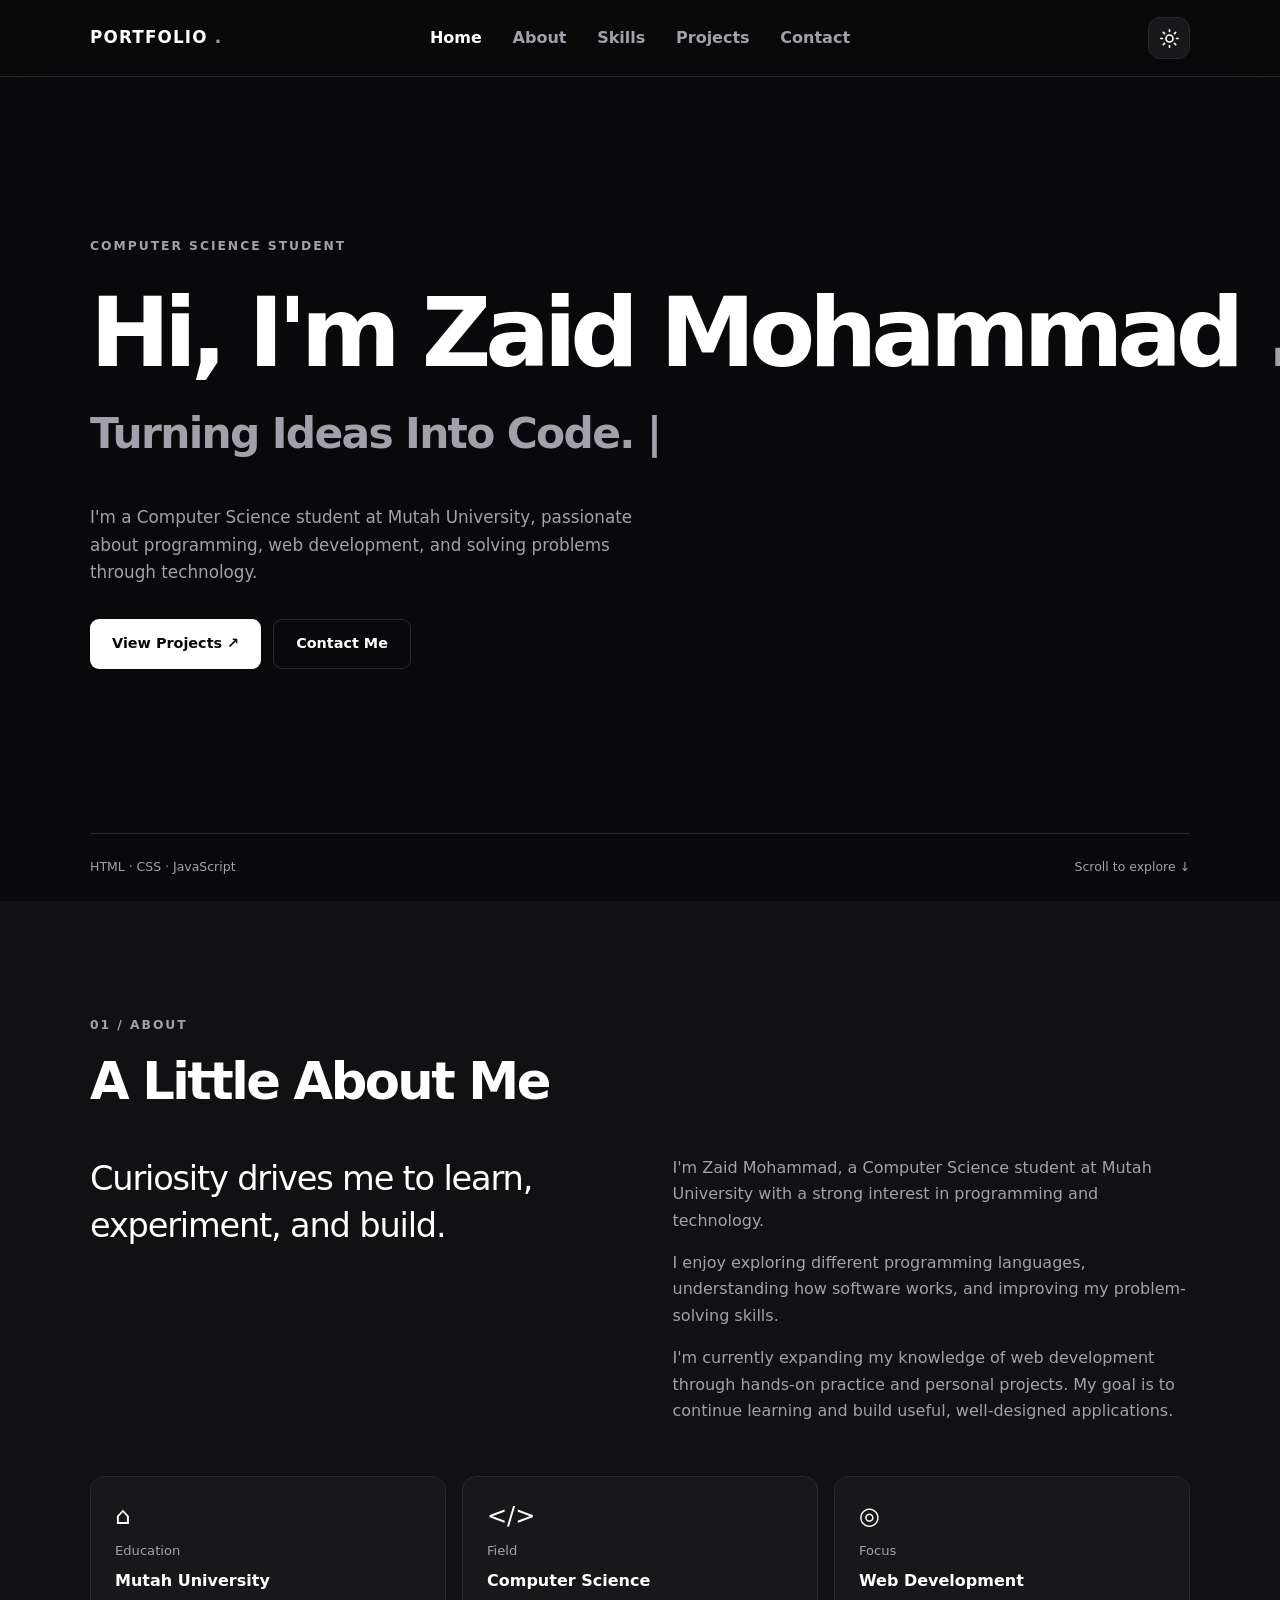
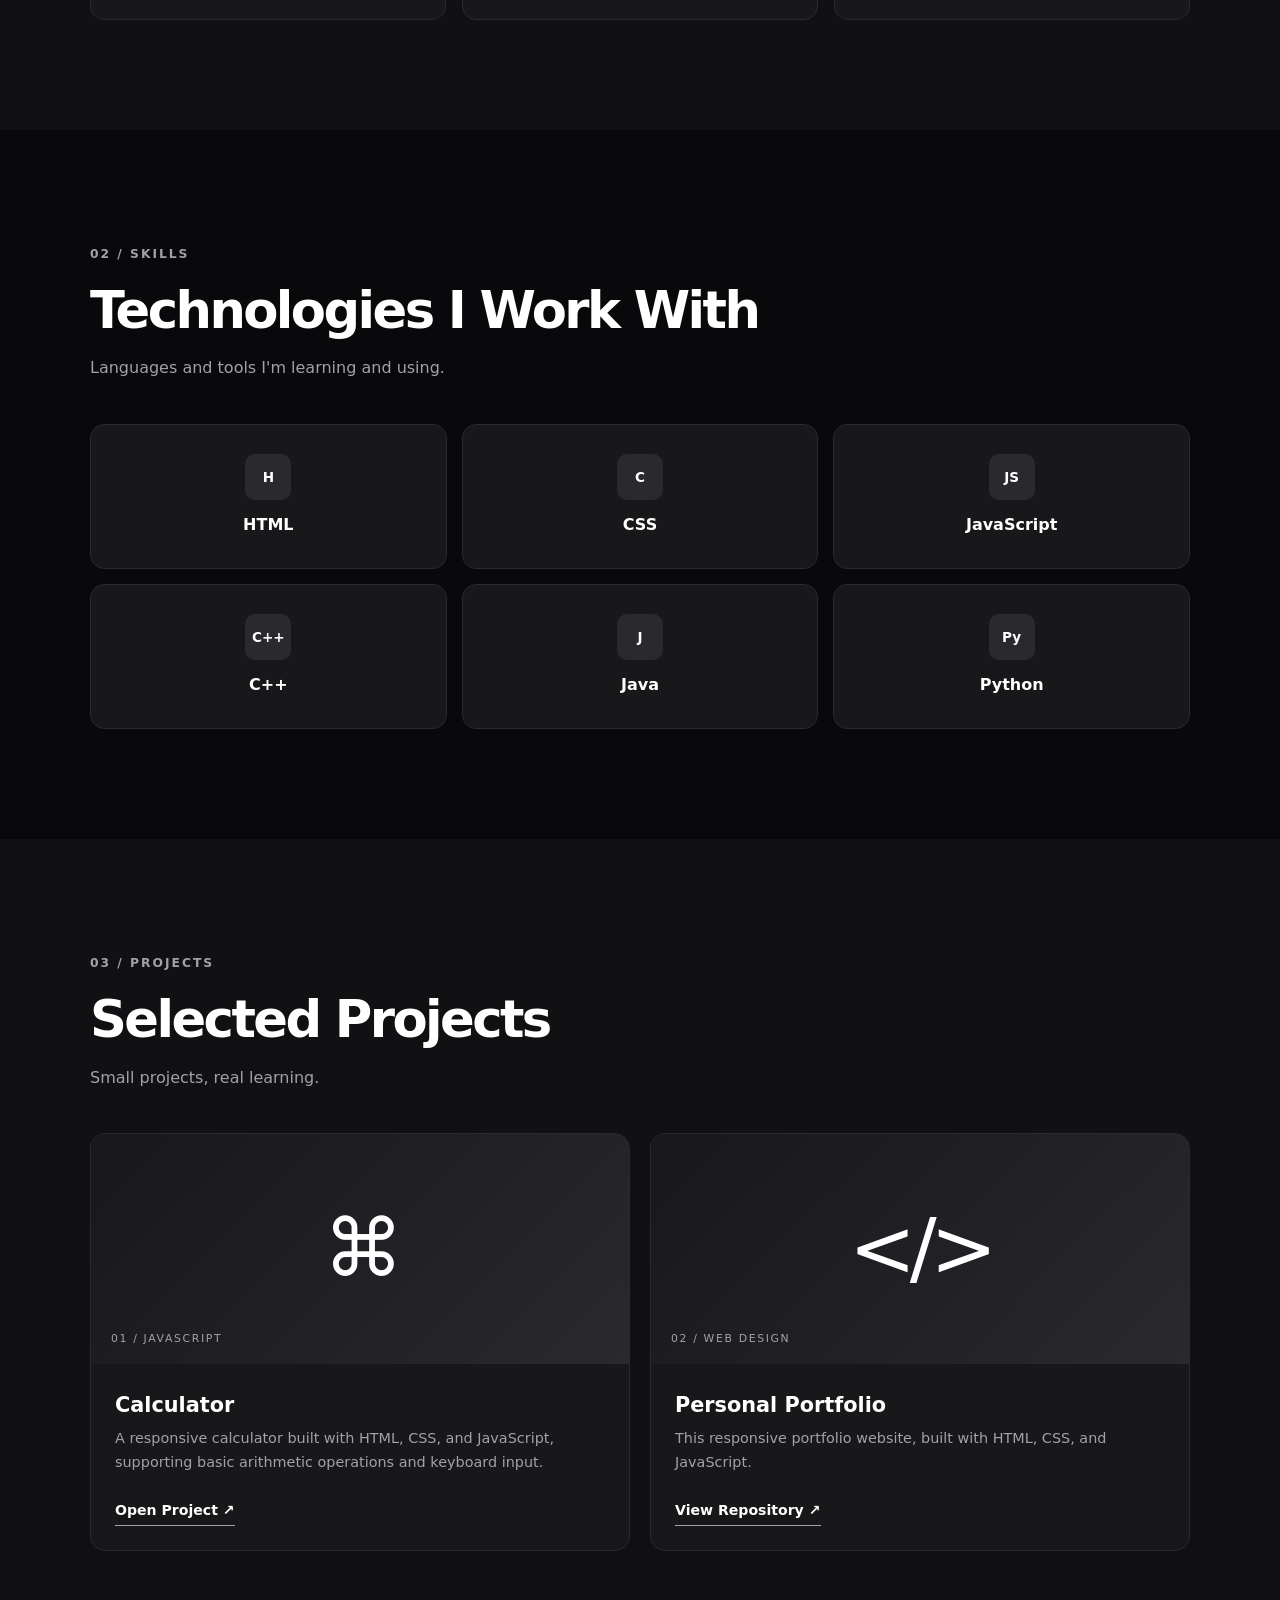
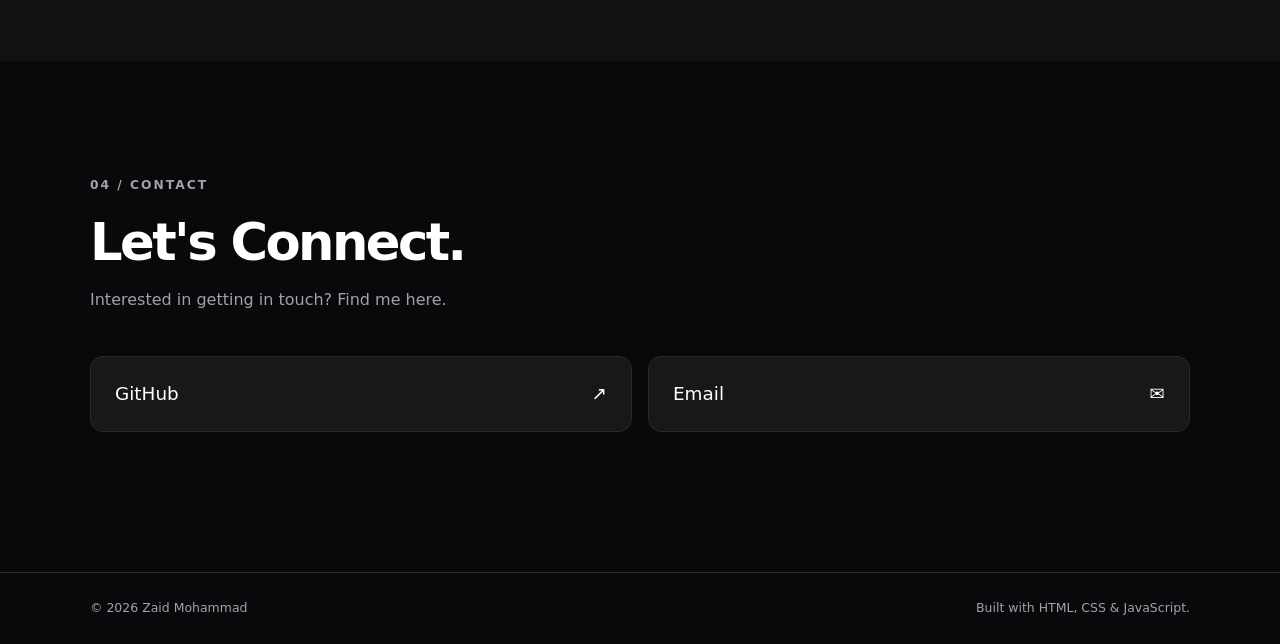
<file: index.html>
<!DOCTYPE html>
<html dir="ltr" lang="en">
 <head>
  <meta charset="utf-8"/>
  <meta content="width=device-width, initial-scale=1" name="viewport"/>
  <meta content="Personal portfolio of Zaid Mohammad, a Computer Science student at Mutah University." name="description"/>
  <title>
   Zaid Mohammad | Portfolio
  </title>
  <script>
   try{document.documentElement.dataset.theme=localStorage.getItem('portfolio-theme')||'dark';document.documentElement.dir='ltr'}catch(e){document.documentElement.dataset.theme='dark'}
  </script>
  <link href="./css/style.css" rel="stylesheet"/>
  <script defer="" src="./js/main.js">
  </script>
 </head>
 <body>
  <header class="site-header">
   <nav aria-label="Main navigation" class="nav container">
    <a class="brand" href="./index.html">
     PORTFOLIO
     <span class="dot">
      .
     </span>
    </a>
    <button aria-expanded="false" aria-label="Toggle navigation" class="menu-toggle" type="button">
     ☰
    </button>
    <div class="nav-links" id="navLinks">
     <a href="#home">
      Home
     </a>
     <a href="#about">
      About
     </a>
     <a href="#skills">
      Skills
     </a>
     <a href="#projects">
      Projects
     </a>
     <a href="#contact">
      Contact
     </a>
    </div>
    <div class="nav-actions">
     <button aria-label="Switch color theme" class="icon-button theme-button" type="button">
      <svg aria-hidden="true" class="theme-icon theme-icon-sun" fill="none" stroke="currentColor" stroke-linecap="round" stroke-linejoin="round" stroke-width="1.9" viewbox="0 0 24 24">
       <circle cx="12" cy="12" r="4">
       </circle>
       <path d="M12 2v2M12 20v2M4.93 4.93l1.42 1.42M17.65 17.65l1.42 1.42M2 12h2M20 12h2M4.93 19.07l1.42-1.42M17.65 6.35l1.42-1.42">
       </path>
      </svg>
      <svg aria-hidden="true" class="theme-icon theme-icon-moon" fill="none" stroke="currentColor" stroke-linecap="round" stroke-linejoin="round" stroke-width="1.8" viewbox="0 0 24 24">
       <path d="M20.5 14.8A9 9 0 1 1 9.2 3.5A7 7 0 0 0 20.5 14.8Z">
       </path>
      </svg>
     </button>
    </div>
   </nav>
  </header>
  <main>
   <section class="hero container" id="home">
    <div class="hero-inner">
     <span class="eyebrow">
      COMPUTER SCIENCE STUDENT
     </span>
     <h1 class="hero-title">
      <span class="hero-greeting">
       Hi, I'm
      </span>
      <span class="name">
       Zaid Mohammad
      </span>
      <span class="dot">
       .
      </span>
     </h1>
     <h2 class="typing-line">
      <span data-en="Turning Ideas Into Code." id="typingText">
       Turning Ideas Into Code.
      </span>
      <span aria-hidden="true" class="cursor">
       |
      </span>
     </h2>
     <p class="lead">
      I'm a Computer Science student at Mutah University, passionate about programming, web development, and solving problems through technology.
     </p>
     <div class="hero-buttons">
      <a class="btn btn-primary" href="#projects">
       View Projects ↗
      </a>
      <a class="btn btn-outline" href="#contact">
       Contact Me
      </a>
     </div>
    </div>
    <div class="hero-bottom">
     <span>
      HTML · CSS · JavaScript
     </span>
     <a href="#about">
      Scroll to explore ↓
     </a>
    </div>
   </section>
   <section class="section section-alt" id="about">
    <div class="container reveal">
     <div class="section-head">
      <span class="section-index">
       01 / ABOUT
      </span>
      <h2>
       A Little About Me
      </h2>
     </div>
     <div class="about-layout">
      <p class="large-copy">
       Curiosity drives me to learn, experiment, and build.
      </p>
      <div class="body-copy">
       <p>
        I'm Zaid Mohammad, a Computer Science student at Mutah University with a strong interest in programming and technology.
       </p>
       <p>
        I enjoy exploring different programming languages, understanding how software works, and improving my problem-solving skills.
       </p>
       <p>
        I'm currently expanding my knowledge of web development through hands-on practice and personal projects. My goal is to continue learning and build useful, well-designed applications.
       </p>
      </div>
     </div>
     <div class="about-facts">
      <a aria-label="Visit Mutah University official website" class="fact-card" href="https://www.mutah.edu.jo/" rel="noopener noreferrer" target="_blank">
       <span aria-hidden="true" class="fact-icon">
        ⌂
       </span>
       <span class="fact-label">
        Education
       </span>
       <strong>
        Mutah University
       </strong>
      </a>
      <div class="fact-card">
       <span aria-hidden="true" class="fact-icon">
        &lt;/&gt;
       </span>
       <span class="fact-label">
        Field
       </span>
       <strong>
        Computer Science
       </strong>
      </div>
      <div class="fact-card">
       <span aria-hidden="true" class="fact-icon">
        ◎
       </span>
       <span class="fact-label">
        Focus
       </span>
       <strong>
        Web Development
       </strong>
      </div>
     </div>
    </div>
   </section>
   <section class="section" id="skills">
    <div class="container reveal">
     <div class="section-head">
      <span class="section-index">
       02 / SKILLS
      </span>
      <h2>
       Technologies I Work With
      </h2>
      <p>
       Languages and tools I'm learning and using.
      </p>
     </div>
     <div class="skills-grid">
      <a aria-label="Learn HTML on W3Schools" class="skill-card" href="https://www.w3schools.com/html/" rel="noopener noreferrer" target="_blank">
       <span class="skill-symbol">
        H
       </span>
       <span>
        HTML
       </span>
      </a>
      <a aria-label="Learn CSS on W3Schools" class="skill-card" href="https://www.w3schools.com/css/" rel="noopener noreferrer" target="_blank">
       <span class="skill-symbol">
        C
       </span>
       <span>
        CSS
       </span>
      </a>
      <a aria-label="Learn JavaScript on W3Schools" class="skill-card" href="https://www.w3schools.com/js/" rel="noopener noreferrer" target="_blank">
       <span class="skill-symbol">
        JS
       </span>
       <span>
        JavaScript
       </span>
      </a>
      <a aria-label="Learn C++ on W3Schools" class="skill-card" href="https://www.w3schools.com/cpp/" rel="noopener noreferrer" target="_blank">
       <span class="skill-symbol">
        C++
       </span>
       <span>
        C++
       </span>
      </a>
      <a aria-label="Learn Java on W3Schools" class="skill-card" href="https://www.w3schools.com/java/" rel="noopener noreferrer" target="_blank">
       <span class="skill-symbol">
        J
       </span>
       <span>
        Java
       </span>
      </a>
      <a aria-label="Learn Python on W3Schools" class="skill-card" href="https://www.w3schools.com/python/" rel="noopener noreferrer" target="_blank">
       <span class="skill-symbol">
        Py
       </span>
       <span>
        Python
       </span>
      </a>
     </div>
    </div>
   </section>
   <section class="section section-alt" id="projects">
    <div class="container reveal">
     <div class="section-head">
      <span class="section-index">
       03 / PROJECTS
      </span>
      <h2>
       Selected Projects
      </h2>
      <p>
       Small projects, real learning.
      </p>
     </div>
     <div class="project-grid">
      <article class="project-card">
       <div class="project-visual">
        <span class="visual-icon">
         ⌘
        </span>
        <span class="visual-caption">
         01 / JAVASCRIPT
        </span>
       </div>
       <div class="project-info">
        <div>
         <h3>
          Calculator
         </h3>
         <p>
          A responsive calculator built with HTML, CSS, and JavaScript, supporting basic arithmetic operations and keyboard input.
         </p>
        </div>
        <a class="project-link" href="./calculator.html">
         Open Project ↗
        </a>
       </div>
      </article>
      <article class="project-card">
       <div class="project-visual portfolio-visual">
        <span class="visual-icon">
         &lt;/&gt;
        </span>
        <span class="visual-caption">
         02 / WEB DESIGN
        </span>
       </div>
       <div class="project-info">
        <div>
         <h3>
          Personal Portfolio
         </h3>
         <p>
          This responsive portfolio website, built with HTML, CSS, and JavaScript.
         </p>
        </div>
        <a aria-label="View Personal Portfolio repository on GitHub" class="project-link" href="https://github.com/ZaidDwagrh/personal-portfolio" rel="noopener noreferrer" target="_blank">
         View Repository ↗
        </a>
       </div>
      </article>
     </div>
    </div>
   </section>
   <section class="section contact-section" id="contact">
    <div class="container reveal">
     <div class="section-head">
      <span class="section-index">
       04 / CONTACT
      </span>
      <h2>
       Let's Connect.
      </h2>
      <p>
       Interested in getting in touch? Find me here.
      </p>
     </div>
     <div class="contact-links">
      <a class="contact-link" href="https://github.com/ZaidDwagrh" rel="noopener noreferrer" target="_blank">
       <span>
        GitHub
       </span>
       <span aria-hidden="true">
        ↗
       </span>
      </a>
      <a aria-label="Send email to Zaid Mohammad using Gmail" class="contact-link" href="https://mail.google.com/mail/?view=cm&amp;fs=1&amp;to=dw4ghreh%40gmail.com" rel="noopener noreferrer" target="_blank">
       <span>
        Email
       </span>
       <span aria-hidden="true">
        ✉
       </span>
      </a>
     </div>
    </div>
   </section>
  </main>
  <footer class="footer">
   <div class="container footer-inner">
    <span>
     ©
     <span id="year">
     </span>
     <span class="footer-name">
      Zaid Mohammad
     </span>
    </span>
    <span>
     Built with HTML, CSS &amp; JavaScript.
    </span>
   </div>
  </footer>
 </body>
</html>
</file>
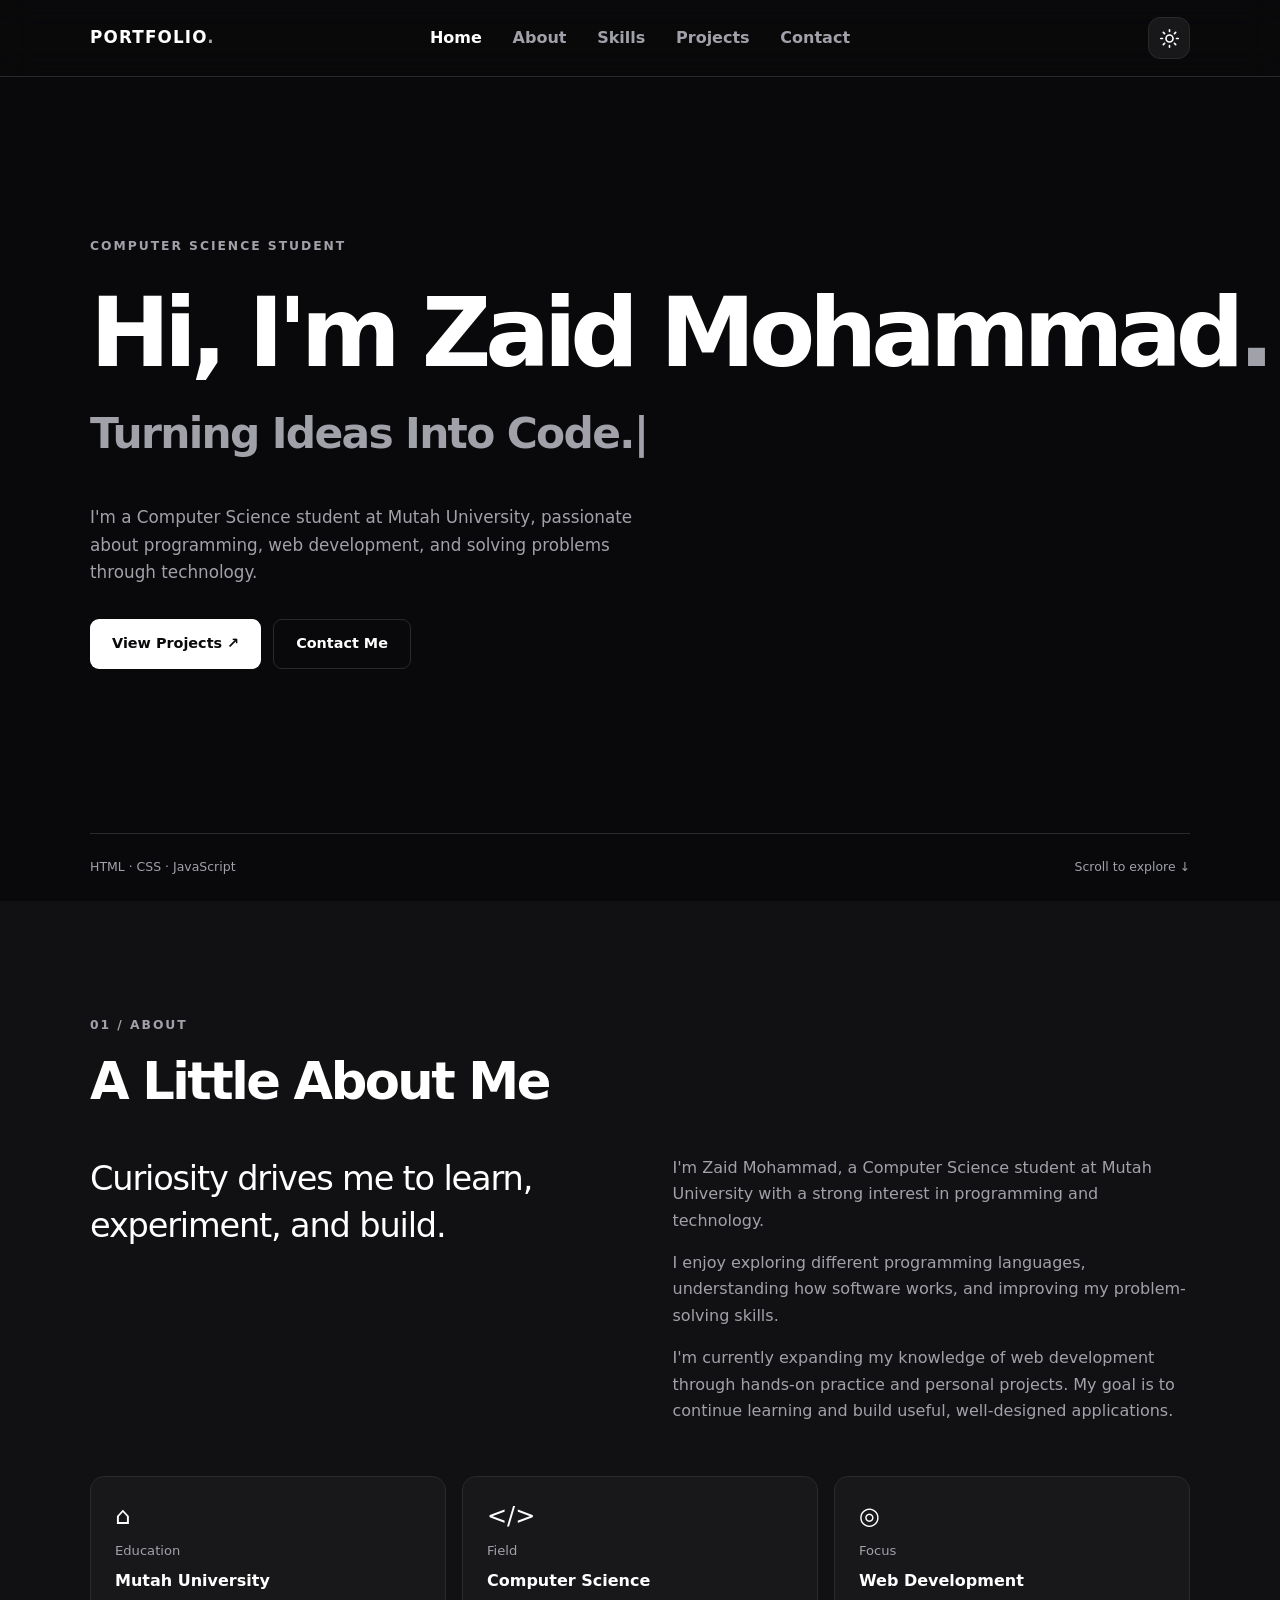
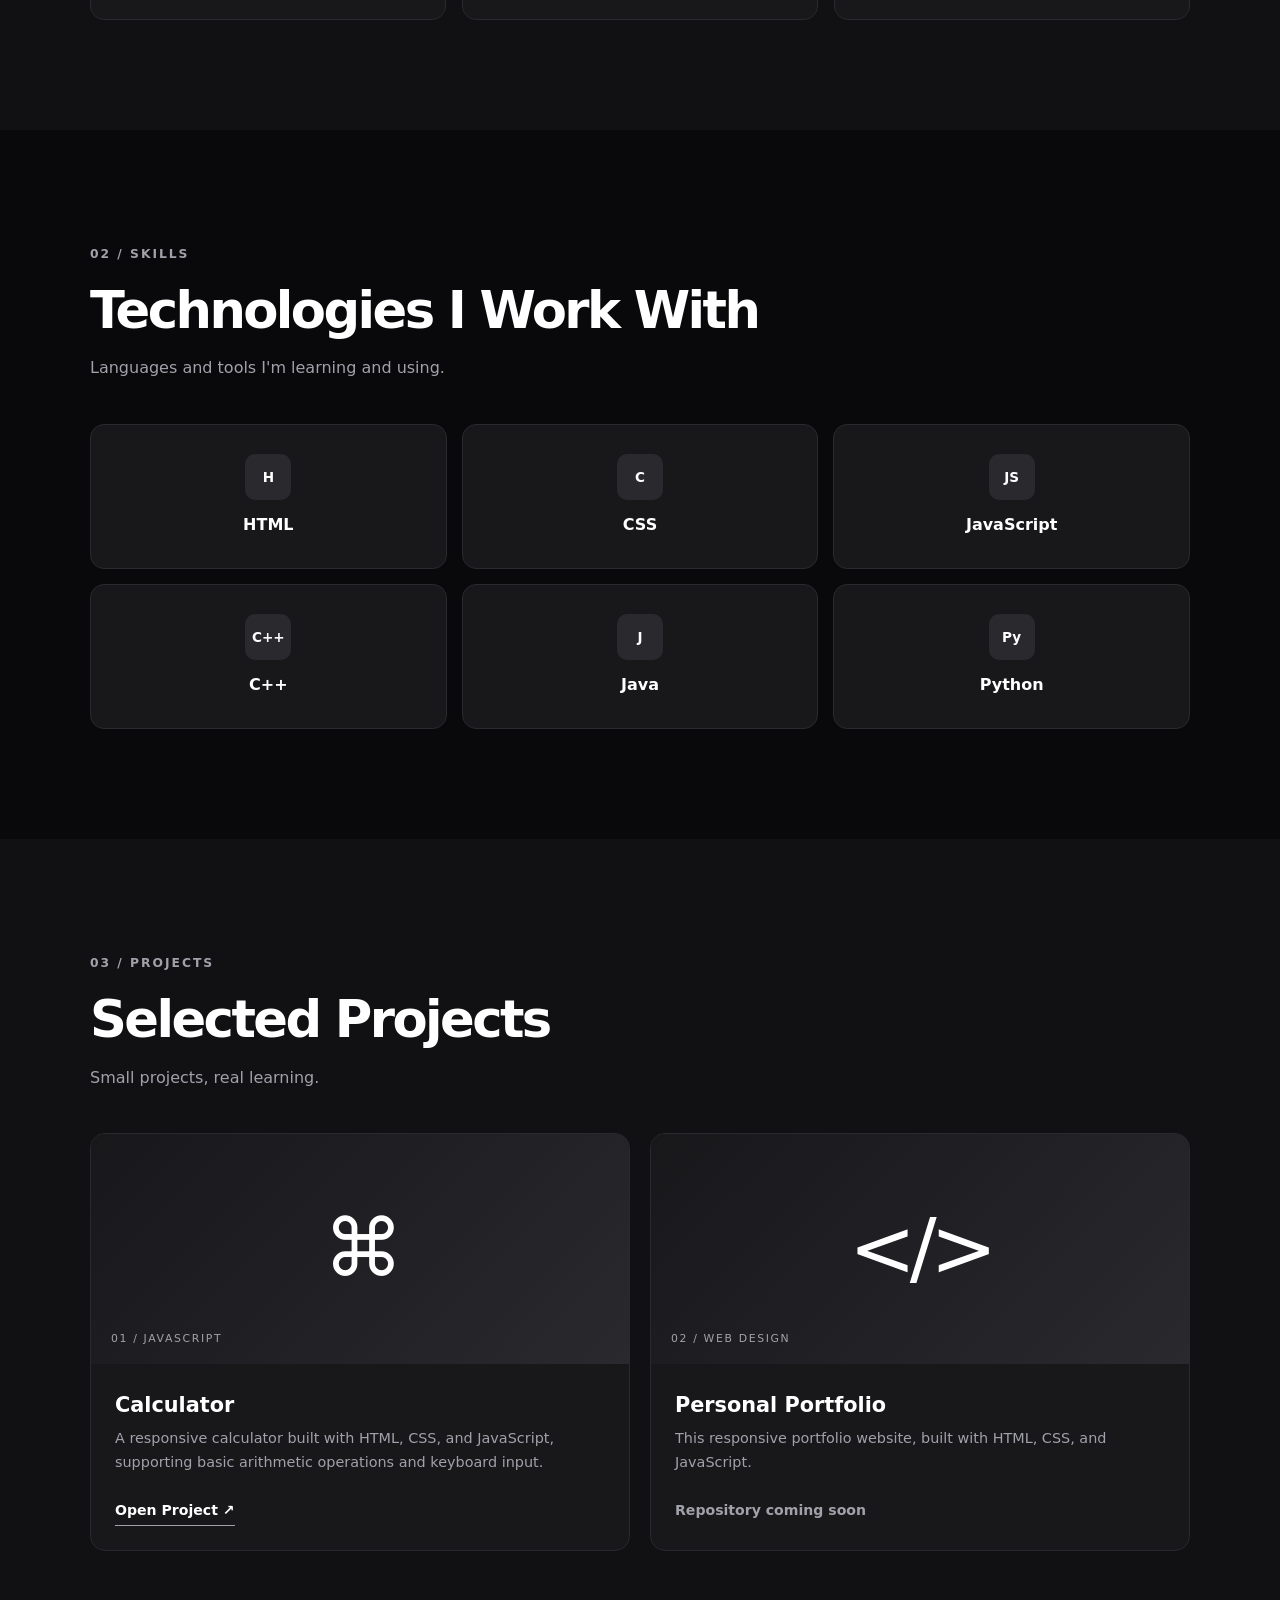
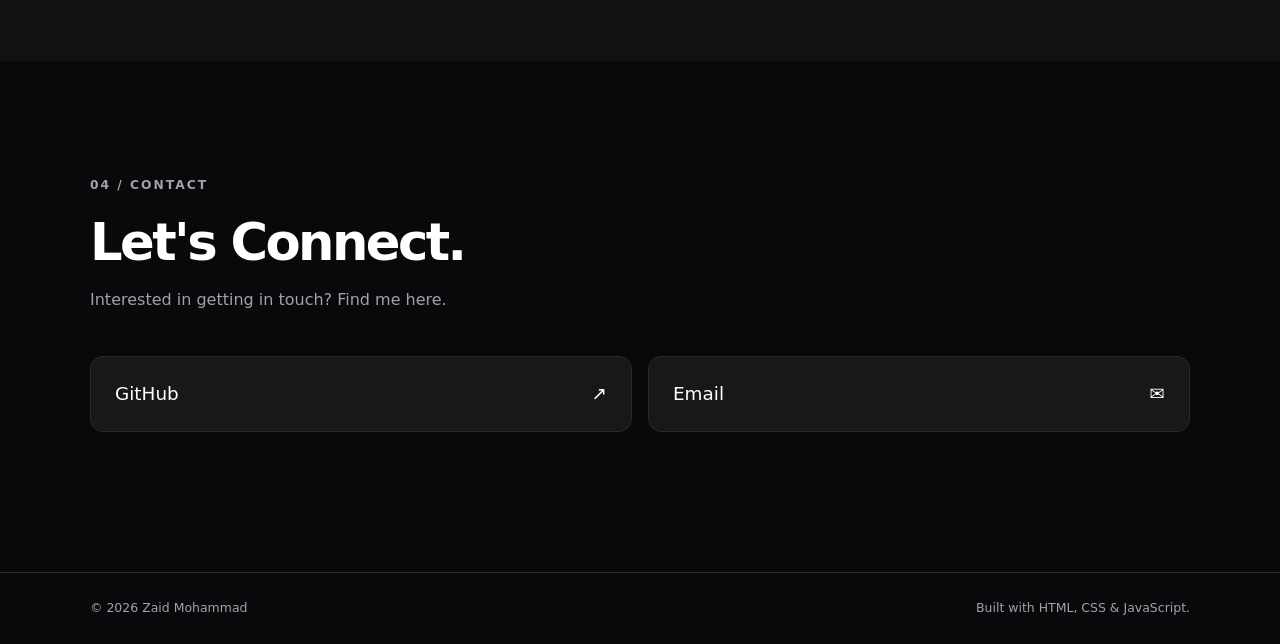
<file: personal-portfolio/index.html>
<!DOCTYPE html>
<html lang="en" dir="ltr">
<head>
  <meta charset="UTF-8"><meta name="viewport" content="width=device-width, initial-scale=1">
  <meta name="description" content="Personal portfolio of Zaid Mohammad, a Computer Science student at Mutah University.">
  <title>Zaid Mohammad | Portfolio</title>
  <script>try{document.documentElement.dataset.theme=localStorage.getItem('portfolio-theme')||'dark';document.documentElement.dir='ltr'}catch(e){document.documentElement.dataset.theme='dark'}</script>
  <link rel="stylesheet" href="./css/style.css"><script defer src="./js/main.js"></script>
</head>
<body>
<header class="site-header"><nav class="nav container" aria-label="Main navigation"><a class="brand" href="./index.html">PORTFOLIO<span class="dot">.</span></a><button class="menu-toggle" type="button" aria-label="Toggle navigation" aria-expanded="false">☰</button><div class="nav-links" id="navLinks"><a href="#home">Home</a><a href="#about">About</a><a href="#skills">Skills</a><a href="#projects">Projects</a><a href="#contact">Contact</a></div><div class="nav-actions"><button class="icon-button theme-button" type="button" aria-label="Switch color theme"><svg class="theme-icon theme-icon-sun" viewBox="0 0 24 24" aria-hidden="true" fill="none" stroke="currentColor" stroke-width="1.9" stroke-linecap="round" stroke-linejoin="round"><circle cx="12" cy="12" r="4"/><path d="M12 2v2M12 20v2M4.93 4.93l1.42 1.42M17.65 17.65l1.42 1.42M2 12h2M20 12h2M4.93 19.07l1.42-1.42M17.65 6.35l1.42-1.42"/></svg><svg class="theme-icon theme-icon-moon" viewBox="0 0 24 24" aria-hidden="true" fill="none" stroke="currentColor" stroke-width="1.8" stroke-linecap="round" stroke-linejoin="round"><path d="M20.5 14.8A9 9 0 1 1 9.2 3.5A7 7 0 0 0 20.5 14.8Z"/></svg></button></div></nav></header>
<main>
<section class="hero container" id="home"><div class="hero-inner"><span class="eyebrow">COMPUTER SCIENCE STUDENT</span><h1 class="hero-title"><span class="hero-greeting">Hi, I'm</span> <span class="name">Zaid Mohammad</span><span class="dot">.</span></h1><h2 class="typing-line"><span id="typingText" data-en="Turning Ideas Into Code.">Turning Ideas Into Code.</span><span class="cursor" aria-hidden="true">|</span></h2><p class="lead">I'm a Computer Science student at Mutah University, passionate about programming, web development, and solving problems through technology.</p><div class="hero-buttons"><a class="btn btn-primary" href="#projects">View Projects ↗</a><a class="btn btn-outline" href="#contact">Contact Me</a></div></div><div class="hero-bottom"><span>HTML · CSS · JavaScript</span><a href="#about">Scroll to explore ↓</a></div></section>
<section class="section section-alt" id="about"><div class="container reveal"><div class="section-head"><span class="section-index">01 / ABOUT</span><h2>A Little About Me</h2></div><div class="about-layout"><p class="large-copy">Curiosity drives me to learn, experiment, and build.</p><div class="body-copy"><p>I'm Zaid Mohammad, a Computer Science student at Mutah University with a strong interest in programming and technology.</p><p>I enjoy exploring different programming languages, understanding how software works, and improving my problem-solving skills.</p><p>I'm currently expanding my knowledge of web development through hands-on practice and personal projects. My goal is to continue learning and build useful, well-designed applications.</p></div></div><div class="about-facts"><a class="fact-card" href="https://www.mutah.edu.jo/" target="_blank" rel="noopener noreferrer" aria-label="Visit Mutah University official website"><span class="fact-icon" aria-hidden="true">⌂</span><span class="fact-label">Education</span><strong>Mutah University</strong></a><div class="fact-card"><span class="fact-icon" aria-hidden="true">&lt;/&gt;</span><span class="fact-label">Field</span><strong>Computer Science</strong></div><div class="fact-card"><span class="fact-icon" aria-hidden="true">◎</span><span class="fact-label">Focus</span><strong>Web Development</strong></div></div></div></section>
<section class="section" id="skills"><div class="container reveal"><div class="section-head"><span class="section-index">02 / SKILLS</span><h2>Technologies I Work With</h2><p>Languages and tools I'm learning and using.</p></div><div class="skills-grid"><a class="skill-card" href="https://www.w3schools.com/html/" target="_blank" rel="noopener noreferrer" aria-label="Learn HTML on W3Schools"><span class="skill-symbol">H</span><span>HTML</span></a><a class="skill-card" href="https://www.w3schools.com/css/" target="_blank" rel="noopener noreferrer" aria-label="Learn CSS on W3Schools"><span class="skill-symbol">C</span><span>CSS</span></a><a class="skill-card" href="https://www.w3schools.com/js/" target="_blank" rel="noopener noreferrer" aria-label="Learn JavaScript on W3Schools"><span class="skill-symbol">JS</span><span>JavaScript</span></a><a class="skill-card" href="https://www.w3schools.com/cpp/" target="_blank" rel="noopener noreferrer" aria-label="Learn C++ on W3Schools"><span class="skill-symbol">C++</span><span>C++</span></a><a class="skill-card" href="https://www.w3schools.com/java/" target="_blank" rel="noopener noreferrer" aria-label="Learn Java on W3Schools"><span class="skill-symbol">J</span><span>Java</span></a><a class="skill-card" href="https://www.w3schools.com/python/" target="_blank" rel="noopener noreferrer" aria-label="Learn Python on W3Schools"><span class="skill-symbol">Py</span><span>Python</span></a></div></section>
<section class="section section-alt" id="projects"><div class="container reveal"><div class="section-head"><span class="section-index">03 / PROJECTS</span><h2>Selected Projects</h2><p>Small projects, real learning.</p></div><div class="project-grid"><article class="project-card"><div class="project-visual"><span class="visual-icon">⌘</span><span class="visual-caption">01 / JAVASCRIPT</span></div><div class="project-info"><div><h3>Calculator</h3><p>A responsive calculator built with HTML, CSS, and JavaScript, supporting basic arithmetic operations and keyboard input.</p></div><a class="project-link" href="./calculator.html">Open Project ↗</a></div></article><article class="project-card"><div class="project-visual portfolio-visual"><span class="visual-icon">&lt;/&gt;</span><span class="visual-caption">02 / WEB DESIGN</span></div><div class="project-info"><div><h3>Personal Portfolio</h3><p>This responsive portfolio website, built with HTML, CSS, and JavaScript.</p></div><span class="project-link project-link-pending" aria-label="Repository link coming after publication">Repository coming soon</span></div></article></div></div></section>
<section class="section contact-section" id="contact"><div class="container reveal"><div class="section-head"><span class="section-index">04 / CONTACT</span><h2>Let's Connect.</h2><p>Interested in getting in touch? Find me here.</p></div><div class="contact-links"><a class="contact-link" href="https://github.com/ZaidDwagrh" target="_blank" rel="noopener noreferrer"><span>GitHub</span><span aria-hidden="true">↗</span></a><a class="contact-link" href="https://mail.google.com/mail/?view=cm&amp;fs=1&amp;to=dw4ghreh%40gmail.com" target="_blank" rel="noopener noreferrer" aria-label="Send email to Zaid Mohammad using Gmail"><span>Email</span><span aria-hidden="true">✉</span></a></div></div></section>
</main><footer class="footer"><div class="container footer-inner"><span>© <span id="year"></span> <span class="footer-name">Zaid Mohammad</span></span><span>Built with HTML, CSS & JavaScript.</span></div></footer>
</body></html>
</file>
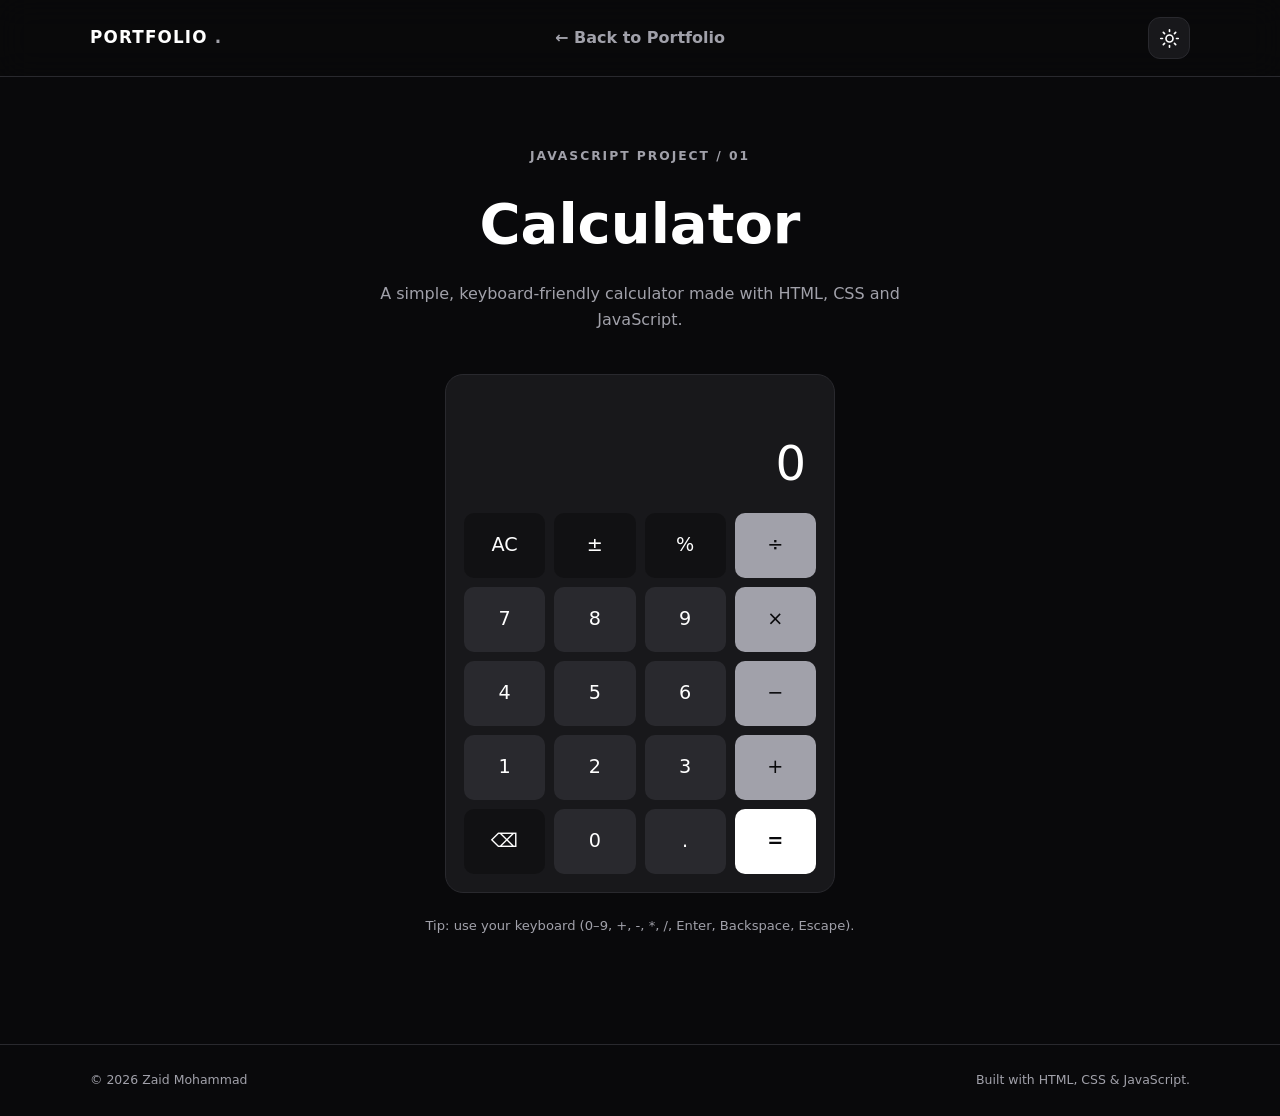
<file: calculator.html>
<!DOCTYPE html>
<html dir="ltr" lang="en">
 <head>
  <meta charset="utf-8"/>
  <meta content="width=device-width, initial-scale=1" name="viewport"/>
  <meta content="JavaScript calculator project" name="description"/>
  <title>
   Calculator | Portfolio
  </title>
  <script>
   try{document.documentElement.dataset.theme=localStorage.getItem('portfolio-theme')||'dark';document.documentElement.dir='ltr'}catch(e){document.documentElement.dataset.theme='dark'}
  </script>
  <link href="./css/style.css" rel="stylesheet"/>
  <script defer="" src="./js/main.js">
  </script>
  <script defer="" src="./js/calculator.js">
  </script>
 </head>
 <body>
  <header class="site-header">
   <nav class="nav container">
    <a class="brand" href="./index.html">
     PORTFOLIO
     <span class="dot">
      .
     </span>
    </a>
    <a class="back-link" href="./index.html#projects">
     ← Back to Portfolio
    </a>
    <div class="nav-actions">
     <button aria-label="Switch color theme" class="icon-button theme-button" type="button">
      <svg aria-hidden="true" class="theme-icon theme-icon-sun" fill="none" stroke="currentColor" stroke-linecap="round" stroke-linejoin="round" stroke-width="1.9" viewbox="0 0 24 24">
       <circle cx="12" cy="12" r="4">
       </circle>
       <path d="M12 2v2M12 20v2M4.93 4.93l1.42 1.42M17.65 17.65l1.42 1.42M2 12h2M20 12h2M4.93 19.07l1.42-1.42M17.65 6.35l1.42-1.42">
       </path>
      </svg>
      <svg aria-hidden="true" class="theme-icon theme-icon-moon" fill="none" stroke="currentColor" stroke-linecap="round" stroke-linejoin="round" stroke-width="1.8" viewbox="0 0 24 24">
       <path d="M20.5 14.8A9 9 0 1 1 9.2 3.5A7 7 0 0 0 20.5 14.8Z">
       </path>
      </svg>
     </button>
    </div>
   </nav>
  </header>
  <main class="calculator-page container">
   <div class="calculator-intro">
    <span class="eyebrow">
     JAVASCRIPT PROJECT / 01
    </span>
    <h1>
     Calculator
    </h1>
    <p>
     A simple, keyboard-friendly calculator made with HTML, CSS and JavaScript.
    </p>
   </div>
   <section aria-label="Calculator" class="calculator">
    <div aria-live="polite" class="calculator-display">
     <div class="calc-history" id="calcHistory">
     </div>
     <div class="calc-value" id="calcDisplay">
      0
     </div>
    </div>
    <div class="calculator-grid">
     <button class="calc-key utility" data-action="clear">
      AC
     </button>
     <button class="calc-key utility" data-action="sign">
      ±
     </button>
     <button class="calc-key utility" data-action="percent">
      %
     </button>
     <button class="calc-key operator" data-action="operator" data-value="/">
      ÷
     </button>
     <button class="calc-key" data-action="digit" data-value="7">
      7
     </button>
     <button class="calc-key" data-action="digit" data-value="8">
      8
     </button>
     <button class="calc-key" data-action="digit" data-value="9">
      9
     </button>
     <button class="calc-key operator" data-action="operator" data-value="*">
      ×
     </button>
     <button class="calc-key" data-action="digit" data-value="4">
      4
     </button>
     <button class="calc-key" data-action="digit" data-value="5">
      5
     </button>
     <button class="calc-key" data-action="digit" data-value="6">
      6
     </button>
     <button class="calc-key operator" data-action="operator" data-value="-">
      −
     </button>
     <button class="calc-key" data-action="digit" data-value="1">
      1
     </button>
     <button class="calc-key" data-action="digit" data-value="2">
      2
     </button>
     <button class="calc-key" data-action="digit" data-value="3">
      3
     </button>
     <button class="calc-key operator" data-action="operator" data-value="+">
      +
     </button>
     <button aria-label="Backspace" class="calc-key utility" data-action="backspace">
      ⌫
     </button>
     <button class="calc-key" data-action="digit" data-value="0">
      0
     </button>
     <button class="calc-key" data-action="decimal">
      .
     </button>
     <button class="calc-key equals" data-action="equals">
      =
     </button>
    </div>
   </section>
   <p class="calculator-hint">
    Tip: use your keyboard (0–9, +, -, *, /, Enter, Backspace, Escape).
   </p>
  </main>
  <footer class="footer">
   <div class="container footer-inner">
    <span>
     ©
     <span id="year">
     </span>
     <span class="footer-name">
      YOUR NAME
     </span>
    </span>
    <span>
     Built with HTML, CSS &amp; JavaScript.
    </span>
   </div>
  </footer>
 </body>
</html>
</file>
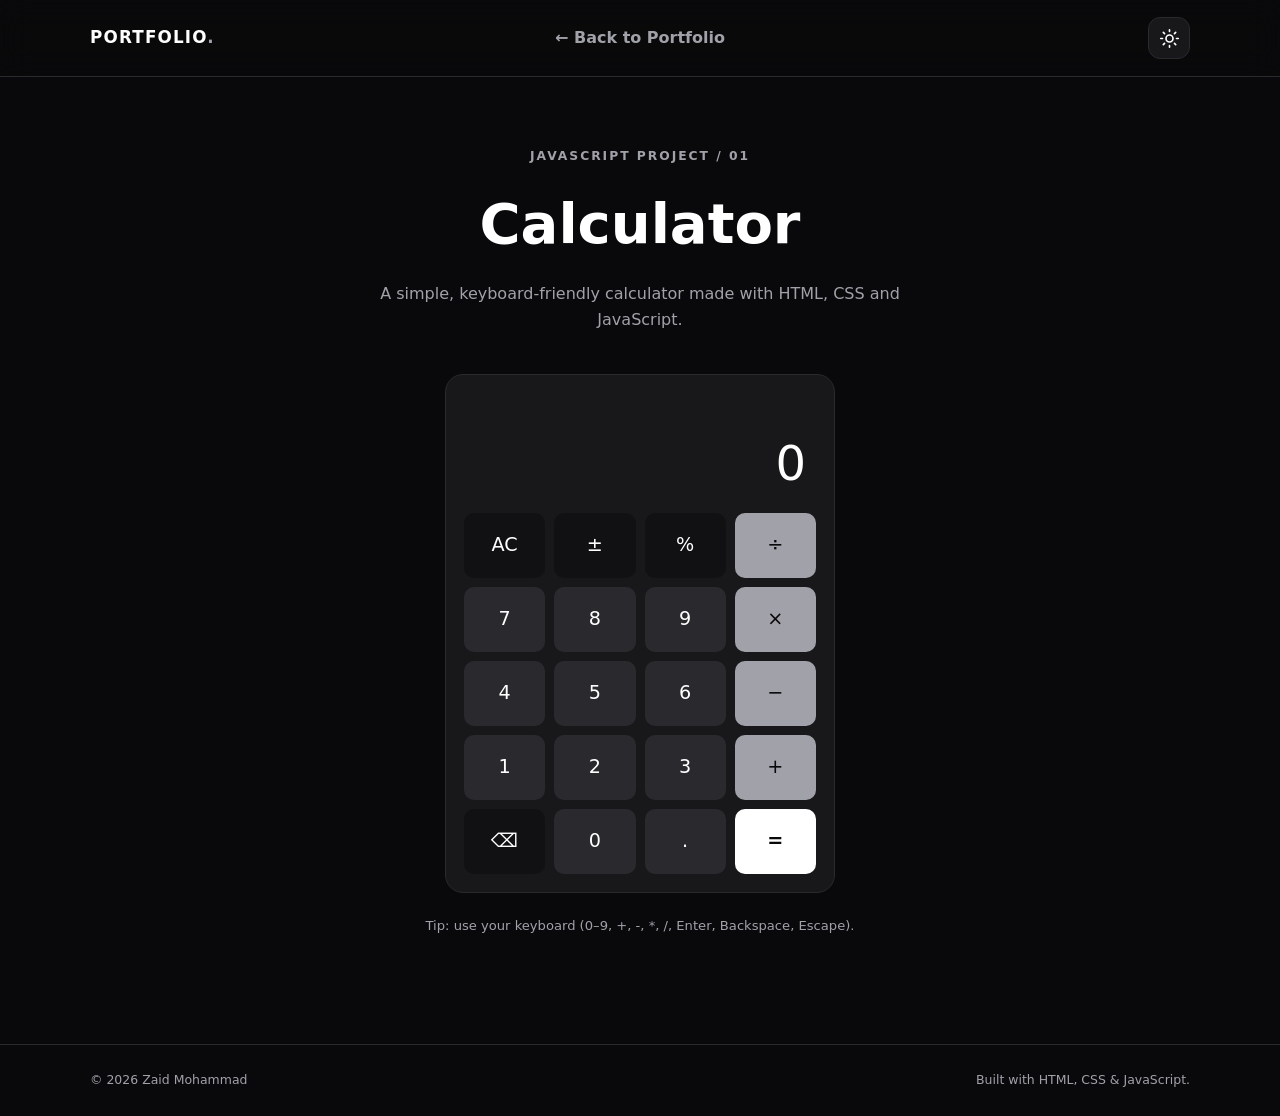
<file: personal-portfolio/calculator.html>
<!DOCTYPE html><html lang="en" dir="ltr"><head><meta charset="UTF-8"><meta name="viewport" content="width=device-width, initial-scale=1"><meta name="description" content="JavaScript calculator project"><title>Calculator | Portfolio</title><script>try{document.documentElement.dataset.theme=localStorage.getItem('portfolio-theme')||'dark';document.documentElement.dir='ltr'}catch(e){document.documentElement.dataset.theme='dark'}</script><link rel="stylesheet" href="./css/style.css"><script defer src="./js/main.js"></script><script defer src="./js/calculator.js"></script></head><body><header class="site-header"><nav class="nav container"><a class="brand" href="./index.html">PORTFOLIO<span class="dot">.</span></a><a class="back-link" href="./index.html#projects">← Back to Portfolio</a><div class="nav-actions"><button class="icon-button theme-button" type="button" aria-label="Switch color theme"><svg class="theme-icon theme-icon-sun" viewBox="0 0 24 24" aria-hidden="true" fill="none" stroke="currentColor" stroke-width="1.9" stroke-linecap="round" stroke-linejoin="round"><circle cx="12" cy="12" r="4"/><path d="M12 2v2M12 20v2M4.93 4.93l1.42 1.42M17.65 17.65l1.42 1.42M2 12h2M20 12h2M4.93 19.07l1.42-1.42M17.65 6.35l1.42-1.42"/></svg><svg class="theme-icon theme-icon-moon" viewBox="0 0 24 24" aria-hidden="true" fill="none" stroke="currentColor" stroke-width="1.8" stroke-linecap="round" stroke-linejoin="round"><path d="M20.5 14.8A9 9 0 1 1 9.2 3.5A7 7 0 0 0 20.5 14.8Z"/></svg></button></div></nav></header><main class="calculator-page container"><div class="calculator-intro"><span class="eyebrow">JAVASCRIPT PROJECT / 01</span><h1>Calculator</h1><p>A simple, keyboard-friendly calculator made with HTML, CSS and JavaScript.</p></div><section class="calculator" aria-label="Calculator"><div class="calculator-display" aria-live="polite"><div class="calc-history" id="calcHistory">&nbsp;</div><div class="calc-value" id="calcDisplay">0</div></div><div class="calculator-grid"><button data-action="clear" class="calc-key utility">AC</button><button data-action="sign" class="calc-key utility">±</button><button data-action="percent" class="calc-key utility">%</button><button data-action="operator" data-value="/" class="calc-key operator">÷</button><button data-action="digit" data-value="7" class="calc-key">7</button><button data-action="digit" data-value="8" class="calc-key">8</button><button data-action="digit" data-value="9" class="calc-key">9</button><button data-action="operator" data-value="*" class="calc-key operator">×</button><button data-action="digit" data-value="4" class="calc-key">4</button><button data-action="digit" data-value="5" class="calc-key">5</button><button data-action="digit" data-value="6" class="calc-key">6</button><button data-action="operator" data-value="-" class="calc-key operator">−</button><button data-action="digit" data-value="1" class="calc-key">1</button><button data-action="digit" data-value="2" class="calc-key">2</button><button data-action="digit" data-value="3" class="calc-key">3</button><button data-action="operator" data-value="+" class="calc-key operator">+</button><button data-action="backspace" class="calc-key utility" aria-label="Backspace">⌫</button><button data-action="digit" data-value="0" class="calc-key">0</button><button data-action="decimal" class="calc-key">.</button><button data-action="equals" class="calc-key equals">=</button></div></section><p class="calculator-hint">Tip: use your keyboard (0–9, +, -, *, /, Enter, Backspace, Escape).</p></main><footer class="footer"><div class="container footer-inner"><span>© <span id="year"></span> <span class="footer-name">YOUR NAME</span></span><span>Built with HTML, CSS & JavaScript.</span></div></footer></body></html>
</file>
<file: css/style.css>
:root {
  color-scheme:dark;
  --bg:#09090b;
  --surface:#111113;
  --card:#18181b;
  --text:#fff;
  --muted:#a1a1aa;
  --border:#29292e;
  --contrast:#09090b;
  --nav:rgba(9, 9, 11, .78)
}
:root[data-theme=light] {
  color-scheme:light;
  --bg:#fafafa;
  --surface:#f3f3f4;
  --card:#fff;
  --text:#101014;
  --muted:#606069;
  --border:#dedee2;
  --contrast:#fff;
  --nav:rgba(250, 250, 250, .82)
}
* {
  box-sizing:border-box
}
html {
  scroll-behavior:smooth;
  scroll-padding-top:85px
}
body {
  margin:0;
  background:var(--bg);
  color:var(--text);
  font-family:Inter, system-ui, -apple-system, 'Segoe UI', Tahoma, Arial, sans-serif;
  line-height:1.65;
  transition:background .3s, color .3s
}
a {
  color:inherit;
  text-decoration:none
}
button {
  font:inherit;
  cursor:pointer
}
button:focus-visible, a:focus-visible {
  outline:2px solid var(--text);
  outline-offset:4px
}
.container {
  width:min(1100px, calc(100% - 44px));
  margin:auto
}
.site-header {
  position:sticky;
  top:0;
  z-index:50;
  border-bottom:1px solid var(--border);
  background:var(--nav);
  backdrop-filter:blur(16px);
  -webkit-backdrop-filter:blur(16px)
}
.nav {
  min-height:76px;
  display:flex;
  align-items:center;
  gap:25px
}
.brand {
  font-weight:850;
  letter-spacing:.07em;
  font-size:1.05rem;
  white-space:nowrap
}
.dot {
  color:var(--muted)
}
.nav-links {
  display:flex;
  gap:25px;
  margin-inline-start:auto
}
.nav-links a,.back-link {
  color:var(--muted);
  font-size:.88rem;
  transition:color .2s
}
.nav-links a:hover,.nav-links a.active,.back-link:hover {
  color:var(--text)
}
.nav-actions {
  display:flex;
  gap:8px;
  margin-inline-start:8px
}
.icon-button,.menu-toggle {
  min-width:39px;
  height:39px;
  border:1px solid var(--border);
  background:var(--card);
  color:var(--text);
  border-radius:9px
}
.icon-button:hover,.menu-toggle:hover {
  border-color:var(--muted)
}
.menu-toggle {
  display:none;
  margin-inline-start:auto
}
.hero {
  min-height:calc(100vh - 76px);
  min-height:calc(100svh - 76px);
  display:flex;
  flex-direction:column;
  justify-content:space-between
}
.hero-inner {
  padding:clamp(85px, 13vw, 155px) 0 80px;
  max-width:850px
}
.eyebrow,.section-index {
  font-size:.77rem;
  font-weight:650;
  letter-spacing:.16em;
  color:var(--muted)
}
h1, h2, h3, p {
  margin-top:0
}
.hero h1 {
  font-size:clamp(2.7rem, 7.5vw, 6rem);
  letter-spacing:-.065em;
  line-height:1.15;
  margin:20px 0 10px
}
.name {
  overflow-wrap:anywhere
}
.typing-line {
  font-size:clamp(1.45rem, 3.5vw, 2.65rem);
  font-weight:550;
  color:var(--muted);
  letter-spacing:-.04em;
  min-height:1.6em
}
.cursor {
  animation:blink .85s steps(1) infinite
}
.lead {
  color:var(--muted);
  font-size:1.05rem;
  max-width:590px;
  margin:20px 0 32px
}
.hero-buttons {
  display:flex;
  flex-wrap:wrap;
  gap:12px
}
.btn {
  display:inline-flex;
  align-items:center;
  justify-content:center;
  padding:12px 22px;
  border-radius:9px;
  font-weight:650;
  font-size:.9rem;
  transition:transform .22s, background .22s
}
.btn:hover {
  transform:translateY(-3px)
}
.btn-primary {
  background:var(--text);
  color:var(--contrast)
}
.btn-outline {
  border:1px solid var(--border)
}
.btn-outline:hover {
  background:var(--card)
}
.hero-bottom {
  display:flex;
  justify-content:space-between;
  gap:15px;
  padding:23px 0;
  border-top:1px solid var(--border);
  font-size:.78rem;
  color:var(--muted)
}
.section {
  padding:110px 0;
  scroll-margin-top:75px
}
.section-alt {
  background:var(--surface)
}
.section-head {
  margin-bottom:42px
}
.section-head h2 {
  font-size:clamp(2rem, 4.5vw, 3.2rem);
  letter-spacing:-.05em;
  line-height:1.2;
  margin:14px 0
}
.section-head p {
  color:var(--muted)
}
.about-layout {
  display:grid;
  grid-template-columns:1fr 1fr;
  gap:65px
}
.large-copy {
  font-size:clamp(1.45rem, 3vw, 2.1rem);
  line-height:1.4;
  letter-spacing:-.035em
}
.body-copy {
  color:var(--muted)
}
.skills-grid {
  display:grid;
  grid-template-columns:repeat(3, 1fr);
  gap:15px
}
.skill-card {
  min-height:145px;
  border:1px solid var(--border);
  background:var(--card);
  border-radius:14px;
  display:flex;
  flex-direction:column;
  align-items:center;
  justify-content:center;
  gap:12px;
  font-weight:600;
  transition:transform .25s, border-color .25s
}
.skill-card:hover,.project-card:hover {
  transform:translateY(-5px);
  border-color:var(--muted)
}
.skill-symbol {
  display:grid;
  place-items:center;
  min-width:46px;
  height:46px;
  padding:0 6px;
  border-radius:10px;
  background:var(--border);
  font-size:.85rem
}
.project-grid {
  display:grid;
  grid-template-columns:repeat(2, 1fr);
  gap:20px
}
.project-card {
  background:var(--card);
  border:1px solid var(--border);
  border-radius:15px;
  overflow:hidden;
  transition:transform .25s, border-color .25s
}
.project-visual {
  height:230px;
  background:linear-gradient(135deg, var(--card), var(--border));
  display:flex;
  flex-direction:column;
  align-items:center;
  justify-content:center;
  position:relative
}
.visual-icon {
  font-size:5rem;
  font-weight:250;
  letter-spacing:-.08em
}
.visual-caption {
  position:absolute;
  bottom:16px;
  left:20px;
  color:var(--muted);
  font-size:.68rem;
  letter-spacing:.15em
}
.project-info {
  padding:24px
}
.project-info h3 {
  font-size:1.3rem;
  margin-bottom:5px
}
.project-info p {
  color:var(--muted);
  font-size:.9rem
}
.project-link {
  display:inline-block;
  font-size:.88rem;
  font-weight:650;
  margin-top:10px;
  border-bottom:1px solid var(--muted);
  padding-bottom:3px
}
.project-link:hover {
  opacity:.65
}
.contact-section {
  padding-bottom:140px
}
.contact-links {
  max-width:620px
}
.contact-link {
  display:flex;
  justify-content:space-between;
  padding:20px 2px;
  border-bottom:1px solid var(--border);
  font-size:1.3rem;
  transition:padding .2s
}
.contact-link:hover {
  padding-inline:10px
}
.placeholder-note {
  font-size:.8rem;
  color:var(--muted);
  margin-top:20px
}
.footer {
  border-top:1px solid var(--border)
}
.footer-inner {
  padding:25px 0;
  display:flex;
  justify-content:space-between;
  gap:20px;
  font-size:.78rem;
  color:var(--muted)
}
.reveal {
  opacity:0;
  transform:translateY(25px);
  transition:opacity .7s ease, transform .7s ease
}
.reveal.visible {
  opacity:1;
  transform:none
}
.calculator-page {
  min-height:calc(100svh - 155px);
  padding-top:65px;
  padding-bottom:95px;
  display:flex;
  flex-direction:column;
  align-items:center
}
.calculator-intro {
  text-align:center;
  max-width:540px
}
.calculator-intro h1 {
  font-size:clamp(2.2rem, 5vw, 3.5rem);
  margin:10px 0
}
.calculator-intro p,.calculator-hint {
  color:var(--muted)
}
.calculator {
  width:min(100%, 390px);
  background:var(--card);
  border:1px solid var(--border);
  border-radius:18px;
  padding:18px;
  margin-top:24px;
  direction:ltr
}
.calculator-display {
  min-height:120px;
  display:flex;
  flex-direction:column;
  justify-content:flex-end;
  text-align:right;
  padding:14px 10px 20px;
  overflow:hidden
}
.calc-history {
  font-size:.85rem;
  color:var(--muted);
  min-height:25px
}
.calc-value {
  font-size:clamp(2.1rem, 7vw, 3rem);
  line-height:1.25;
  overflow-wrap:anywhere;
  font-variant-numeric:tabular-nums
}
.calculator-grid {
  display:grid;
  grid-template-columns:repeat(4, 1fr);
  gap:9px
}
.calc-key {
  border:0;
  border-radius:10px;
  background:var(--border);
  color:var(--text);
  height:65px;
  font-size:1.2rem;
  transition:transform .12s, filter .12s
}
.calc-key:hover {
  filter:brightness(1.16)
}
.calc-key:active {
  transform:scale(.95)
}
.calc-key.utility {
  background:var(--surface)
}
.calc-key.operator {
  background:var(--muted);
  color:var(--contrast)
}
.calc-key.equals {
  background:var(--text);
  color:var(--contrast);
  font-weight:700
}
.calculator-hint {
  font-size:.82rem;
  text-align:center;
  margin-top:22px
}
.back-link {
  margin-inline-start:auto
}
@keyframes blink {
  50% {
    opacity:0
  }
}
@media(max-width:760px) {
  .nav {
    gap:12px;
    min-height:67px
  }
  .menu-toggle {
    display:block
  }
  .nav-links {
    display:none;
    position:absolute;
    top:100%;
    left:0;
    right:0;
    background:var(--bg);
    border-bottom:1px solid var(--border);
    padding:18px 22px;
    flex-direction:column;
    gap:15px
  }
  .nav-links.open {
    display:flex
  }
  .nav-actions {
    margin-inline-start:0
  }
  .hero-inner {
    padding-top:100px
  }
  .section {
    padding:75px 0
  }
  .about-layout,.project-grid {
    grid-template-columns:1fr;
    gap:20px
  }
  .skills-grid {
    grid-template-columns:repeat(2, 1fr)
  }
  .footer-inner {
    flex-direction:column;
    gap:5px
  }
  .hero-bottom {
    font-size:.7rem
  }
  .back-link {
    font-size:.75rem
  }
}
@media(max-width:360px) {
  .container {
    width:calc(100% - 28px)
  }
  .brand {
    font-size:.86rem
  }
  .nav {
    gap:7px
  }
  .icon-button,.menu-toggle {
    min-width:34px;
    height:34px
  }
  .calculator {
    padding:10px
  }
  .calc-key {
    height:56px
  }
}
@media(prefers-reduced-motion:reduce) {
  html {
    scroll-behavior:auto
  }
  *, *::before, *::after {
    animation-duration:.01ms !important;
    transition-duration:.01ms !important;
  }
  .reveal {
    opacity:1;
    transform:none
  }
}
/* Contact cards retain their original layout in English. */
.contact-links {
  max-width:none;
  display:flex;
  gap:16px
}
.contact-link {
  flex:1;
  min-width:0;
  display:flex;
  align-items:center;
  justify-content:space-between;
  gap:12px;
  padding:22px 24px;
  border:1px solid var(--border);
  border-radius:13px;
  background:var(--card);
  font-size:1.15rem;
  transition:transform .2s, border-color .2s
}
.contact-link:hover {
  padding:22px 24px;
  transform:translateY(-3px);
  border-color:var(--muted)
}
@media(max-width:540px) {
  .contact-links {
    flex-direction:column
  }
}
/* Navigation refinement: centered links independent of logo and theme button. */
@media (min-width: 761px) {
  .nav {
    display:grid;
    grid-template-columns:minmax(0, 1fr) auto minmax(0, 1fr);
    align-items:center;
    gap:24px;
  }
  .nav .brand {
    justify-self:start;
  }
  .nav-links {
    margin:0;
    justify-self:center;
    align-items:center;
    gap:clamp(18px, 2.4vw, 34px);
  }
  .nav-links a {
    font-size:1rem;
    font-weight:600;
  }
  .nav-actions {
    margin:0;
    justify-self:end;
  }
  .back-link {
    margin:0;
    justify-self:center;
    font-size:1rem;
    font-weight:600;
  }
}
.theme-button {
  display:inline-grid;
  place-items:center;
  width:42px;
  height:42px;
  padding:0;
  border-radius:12px;
  transition:background .2s, border-color .2s, transform .2s;
}
.theme-button:hover {
  background:var(--border);
  transform:translateY(-1px);
}
.theme-button .theme-icon {
  width:21px;
  height:21px;
  display:none;
}
:root[data-theme="dark"] .theme-icon-sun {
  display:block;
}
:root[data-theme="light"] .theme-icon-moon {
  display:block;
}
@media (max-width:760px) {
  .theme-button {
    width:39px;
    height:39px;
  }
}
@media (max-width:360px) {
  .theme-button {
    width:34px;
    height:34px;
  }
}
/* Profile content enhancements */
.about-facts {
  display:grid;
  grid-template-columns:repeat(3, minmax(0, 1fr));
  gap:16px;
  margin-top:36px
}
.fact-card {
  display:flex;
  flex-direction:column;
  gap:7px;
  background:var(--card);
  border:1px solid var(--border);
  border-radius:14px;
  padding:24px;
  transition:transform .25s, border-color .25s
}
.fact-card:hover {
  transform:translateY(-4px);
  border-color:var(--muted)
}
.fact-icon {
  font-size:1.5rem;
  line-height:1.3
}
.fact-label {
  color:var(--muted);
  font-size:.82rem
}
.fact-card strong {
  font-size:1rem
}
@media(max-width:640px) {
  .about-facts {
    grid-template-columns:1fr
  }
  .fact-card {
    padding:18px
  }
}
/* Hero title: one line on desktop, natural wrapping on smaller screens. */
@media (min-width: 900px) {
  .hero-inner {
    max-width: 100%;
  }
  .hero-title {
    font-size: clamp(2.8rem, 4.3vw, 4.35rem);
    letter-spacing: -.055em;
    white-space: nowrap;
  }
  .hero-title .name {
    overflow-wrap: normal;
  }
}
@media (max-width: 899px) {
  .hero-title {
    font-size: clamp(2.35rem, 6vw, 4rem);
  }
  .hero-title .name {
    overflow-wrap: normal;
  }
}
/* Linked cards preserve the existing monochrome card styling. */
.skill-card,.fact-card {
  color:var(--text);
  text-decoration:none;
}
a.skill-card, a.fact-card {
  cursor:pointer;
}
a.skill-card:focus-visible, a.fact-card:focus-visible {
  outline:2px solid var(--text);
  outline-offset:4px;
}
.project-link-pending {
  color:var(--muted);
  border-bottom:0;
  cursor:default;
}
.project-link-pending:hover {
  opacity:1;
}
</file>
<file: personal-portfolio/css/style.css>
:root{color-scheme:dark;--bg:#09090b;--surface:#111113;--card:#18181b;--text:#fff;--muted:#a1a1aa;--border:#29292e;--contrast:#09090b;--nav:rgba(9,9,11,.78)}:root[data-theme=light]{color-scheme:light;--bg:#fafafa;--surface:#f3f3f4;--card:#fff;--text:#101014;--muted:#606069;--border:#dedee2;--contrast:#fff;--nav:rgba(250,250,250,.82)}*{box-sizing:border-box}html{scroll-behavior:smooth;scroll-padding-top:85px}body{margin:0;background:var(--bg);color:var(--text);font-family:Inter,system-ui,-apple-system,'Segoe UI',Tahoma,Arial,sans-serif;line-height:1.65;transition:background .3s,color .3s}a{color:inherit;text-decoration:none}button{font:inherit;cursor:pointer}button:focus-visible,a:focus-visible{outline:2px solid var(--text);outline-offset:4px}.container{width:min(1100px,calc(100% - 44px));margin:auto}.site-header{position:sticky;top:0;z-index:50;border-bottom:1px solid var(--border);background:var(--nav);backdrop-filter:blur(16px);-webkit-backdrop-filter:blur(16px)}.nav{min-height:76px;display:flex;align-items:center;gap:25px}.brand{font-weight:850;letter-spacing:.07em;font-size:1.05rem;white-space:nowrap}.dot{color:var(--muted)}.nav-links{display:flex;gap:25px;margin-inline-start:auto}.nav-links a,.back-link{color:var(--muted);font-size:.88rem;transition:color .2s}.nav-links a:hover,.nav-links a.active,.back-link:hover{color:var(--text)}.nav-actions{display:flex;gap:8px;margin-inline-start:8px}.icon-button,.menu-toggle{min-width:39px;height:39px;border:1px solid var(--border);background:var(--card);color:var(--text);border-radius:9px}.icon-button:hover,.menu-toggle:hover{border-color:var(--muted)}.menu-toggle{display:none;margin-inline-start:auto}.hero{min-height:calc(100vh - 76px);min-height:calc(100svh - 76px);display:flex;flex-direction:column;justify-content:space-between}.hero-inner{padding:clamp(85px,13vw,155px) 0 80px;max-width:850px}.eyebrow,.section-index{font-size:.77rem;font-weight:650;letter-spacing:.16em;color:var(--muted)}h1,h2,h3,p{margin-top:0}.hero h1{font-size:clamp(2.7rem,7.5vw,6rem);letter-spacing:-.065em;line-height:1.15;margin:20px 0 10px}.name{overflow-wrap:anywhere}.typing-line{font-size:clamp(1.45rem,3.5vw,2.65rem);font-weight:550;color:var(--muted);letter-spacing:-.04em;min-height:1.6em}.cursor{animation:blink .85s steps(1) infinite}.lead{color:var(--muted);font-size:1.05rem;max-width:590px;margin:20px 0 32px}.hero-buttons{display:flex;flex-wrap:wrap;gap:12px}.btn{display:inline-flex;align-items:center;justify-content:center;padding:12px 22px;border-radius:9px;font-weight:650;font-size:.9rem;transition:transform .22s,background .22s}.btn:hover{transform:translateY(-3px)}.btn-primary{background:var(--text);color:var(--contrast)}.btn-outline{border:1px solid var(--border)}.btn-outline:hover{background:var(--card)}.hero-bottom{display:flex;justify-content:space-between;gap:15px;padding:23px 0;border-top:1px solid var(--border);font-size:.78rem;color:var(--muted)}.section{padding:110px 0;scroll-margin-top:75px}.section-alt{background:var(--surface)}.section-head{margin-bottom:42px}.section-head h2{font-size:clamp(2rem,4.5vw,3.2rem);letter-spacing:-.05em;line-height:1.2;margin:14px 0}.section-head p{color:var(--muted)}.about-layout{display:grid;grid-template-columns:1fr 1fr;gap:65px}.large-copy{font-size:clamp(1.45rem,3vw,2.1rem);line-height:1.4;letter-spacing:-.035em}.body-copy{color:var(--muted)}.skills-grid{display:grid;grid-template-columns:repeat(3,1fr);gap:15px}.skill-card{min-height:145px;border:1px solid var(--border);background:var(--card);border-radius:14px;display:flex;flex-direction:column;align-items:center;justify-content:center;gap:12px;font-weight:600;transition:transform .25s,border-color .25s}.skill-card:hover,.project-card:hover{transform:translateY(-5px);border-color:var(--muted)}.skill-symbol{display:grid;place-items:center;min-width:46px;height:46px;padding:0 6px;border-radius:10px;background:var(--border);font-size:.85rem}.project-grid{display:grid;grid-template-columns:repeat(2,1fr);gap:20px}.project-card{background:var(--card);border:1px solid var(--border);border-radius:15px;overflow:hidden;transition:transform .25s,border-color .25s}.project-visual{height:230px;background:linear-gradient(135deg,var(--card),var(--border));display:flex;flex-direction:column;align-items:center;justify-content:center;position:relative}.visual-icon{font-size:5rem;font-weight:250;letter-spacing:-.08em}.visual-caption{position:absolute;bottom:16px;left:20px;color:var(--muted);font-size:.68rem;letter-spacing:.15em}.project-info{padding:24px}.project-info h3{font-size:1.3rem;margin-bottom:5px}.project-info p{color:var(--muted);font-size:.9rem}.project-link{display:inline-block;font-size:.88rem;font-weight:650;margin-top:10px;border-bottom:1px solid var(--muted);padding-bottom:3px}.project-link:hover{opacity:.65}.contact-section{padding-bottom:140px}.contact-links{max-width:620px}.contact-link{display:flex;justify-content:space-between;padding:20px 2px;border-bottom:1px solid var(--border);font-size:1.3rem;transition:padding .2s}.contact-link:hover{padding-inline:10px}.placeholder-note{font-size:.8rem;color:var(--muted);margin-top:20px}.footer{border-top:1px solid var(--border)}.footer-inner{padding:25px 0;display:flex;justify-content:space-between;gap:20px;font-size:.78rem;color:var(--muted)}.reveal{opacity:0;transform:translateY(25px);transition:opacity .7s ease,transform .7s ease}.reveal.visible{opacity:1;transform:none}.calculator-page{min-height:calc(100svh - 155px);padding-top:65px;padding-bottom:95px;display:flex;flex-direction:column;align-items:center}.calculator-intro{text-align:center;max-width:540px}.calculator-intro h1{font-size:clamp(2.2rem,5vw,3.5rem);margin:10px 0}.calculator-intro p,.calculator-hint{color:var(--muted)}.calculator{width:min(100%,390px);background:var(--card);border:1px solid var(--border);border-radius:18px;padding:18px;margin-top:24px;direction:ltr}.calculator-display{min-height:120px;display:flex;flex-direction:column;justify-content:flex-end;text-align:right;padding:14px 10px 20px;overflow:hidden}.calc-history{font-size:.85rem;color:var(--muted);min-height:25px}.calc-value{font-size:clamp(2.1rem,7vw,3rem);line-height:1.25;overflow-wrap:anywhere;font-variant-numeric:tabular-nums}.calculator-grid{display:grid;grid-template-columns:repeat(4,1fr);gap:9px}.calc-key{border:0;border-radius:10px;background:var(--border);color:var(--text);height:65px;font-size:1.2rem;transition:transform .12s,filter .12s}.calc-key:hover{filter:brightness(1.16)}.calc-key:active{transform:scale(.95)}.calc-key.utility{background:var(--surface)}.calc-key.operator{background:var(--muted);color:var(--contrast)}.calc-key.equals{background:var(--text);color:var(--contrast);font-weight:700}.calculator-hint{font-size:.82rem;text-align:center;margin-top:22px}.back-link{margin-inline-start:auto}@keyframes blink{50%{opacity:0}}@media(max-width:760px){.nav{gap:12px;min-height:67px}.menu-toggle{display:block}.nav-links{display:none;position:absolute;top:100%;left:0;right:0;background:var(--bg);border-bottom:1px solid var(--border);padding:18px 22px;flex-direction:column;gap:15px}.nav-links.open{display:flex}.nav-actions{margin-inline-start:0}.hero-inner{padding-top:100px}.section{padding:75px 0}.about-layout,.project-grid{grid-template-columns:1fr;gap:20px}.skills-grid{grid-template-columns:repeat(2,1fr)}.footer-inner{flex-direction:column;gap:5px}.hero-bottom{font-size:.7rem}.back-link{font-size:.75rem}}@media(max-width:360px){.container{width:calc(100% - 28px)}.brand{font-size:.86rem}.nav{gap:7px}.icon-button,.menu-toggle{min-width:34px;height:34px}.calculator{padding:10px}.calc-key{height:56px}}@media(prefers-reduced-motion:reduce){html{scroll-behavior:auto}*,*::before,*::after{animation-duration:.01ms!important;transition-duration:.01ms!important}.reveal{opacity:1;transform:none}}


/* Contact cards retain their original layout in English. */
.contact-links{max-width:none;display:flex;gap:16px}
.contact-link{flex:1;min-width:0;display:flex;align-items:center;justify-content:space-between;gap:12px;padding:22px 24px;border:1px solid var(--border);border-radius:13px;background:var(--card);font-size:1.15rem;transition:transform .2s,border-color .2s}
.contact-link:hover{padding:22px 24px;transform:translateY(-3px);border-color:var(--muted)}
@media(max-width:540px){.contact-links{flex-direction:column}}


/* Navigation refinement: centered links independent of logo and theme button. */
@media (min-width: 761px) {
  .nav { display:grid;grid-template-columns:minmax(0,1fr) auto minmax(0,1fr);align-items:center;gap:24px; }
  .nav .brand { justify-self:start; }
  .nav-links { margin:0;justify-self:center;align-items:center;gap:clamp(18px,2.4vw,34px); }
  .nav-links a { font-size:1rem;font-weight:600; }
  .nav-actions { margin:0;justify-self:end; }
  .back-link { margin:0;justify-self:center;font-size:1rem;font-weight:600; }
}
.theme-button { display:inline-grid;place-items:center;width:42px;height:42px;padding:0;border-radius:12px;transition:background .2s,border-color .2s,transform .2s; }
.theme-button:hover { background:var(--border);transform:translateY(-1px); }
.theme-button .theme-icon { width:21px;height:21px;display:none; }
:root[data-theme="dark"] .theme-icon-sun { display:block; }
:root[data-theme="light"] .theme-icon-moon { display:block; }
@media (max-width:760px) {
  .theme-button { width:39px;height:39px; }
}
@media (max-width:360px) {
  .theme-button { width:34px;height:34px; }
}

/* Profile content enhancements */
.about-facts{display:grid;grid-template-columns:repeat(3,minmax(0,1fr));gap:16px;margin-top:36px}
.fact-card{display:flex;flex-direction:column;gap:7px;background:var(--card);border:1px solid var(--border);border-radius:14px;padding:24px;transition:transform .25s,border-color .25s}
.fact-card:hover{transform:translateY(-4px);border-color:var(--muted)}
.fact-icon{font-size:1.5rem;line-height:1.3}.fact-label{color:var(--muted);font-size:.82rem}.fact-card strong{font-size:1rem}
@media(max-width:640px){.about-facts{grid-template-columns:1fr}.fact-card{padding:18px}}

/* Hero title: one line on desktop, natural wrapping on smaller screens. */
@media (min-width: 900px) {
  .hero-inner { max-width: 100%; }
  .hero-title { font-size: clamp(2.8rem, 4.3vw, 4.35rem); letter-spacing: -.055em; white-space: nowrap; }
  .hero-title .name { overflow-wrap: normal; }
}
@media (max-width: 899px) {
  .hero-title { font-size: clamp(2.35rem, 6vw, 4rem); }
  .hero-title .name { overflow-wrap: normal; }
}

/* Linked cards preserve the existing monochrome card styling. */
.skill-card, .fact-card { color:var(--text); text-decoration:none; }
a.skill-card, a.fact-card { cursor:pointer; }
a.skill-card:focus-visible, a.fact-card:focus-visible { outline:2px solid var(--text); outline-offset:4px; }
.project-link-pending { color:var(--muted); border-bottom:0; cursor:default; }
.project-link-pending:hover { opacity:1; }
</file>
